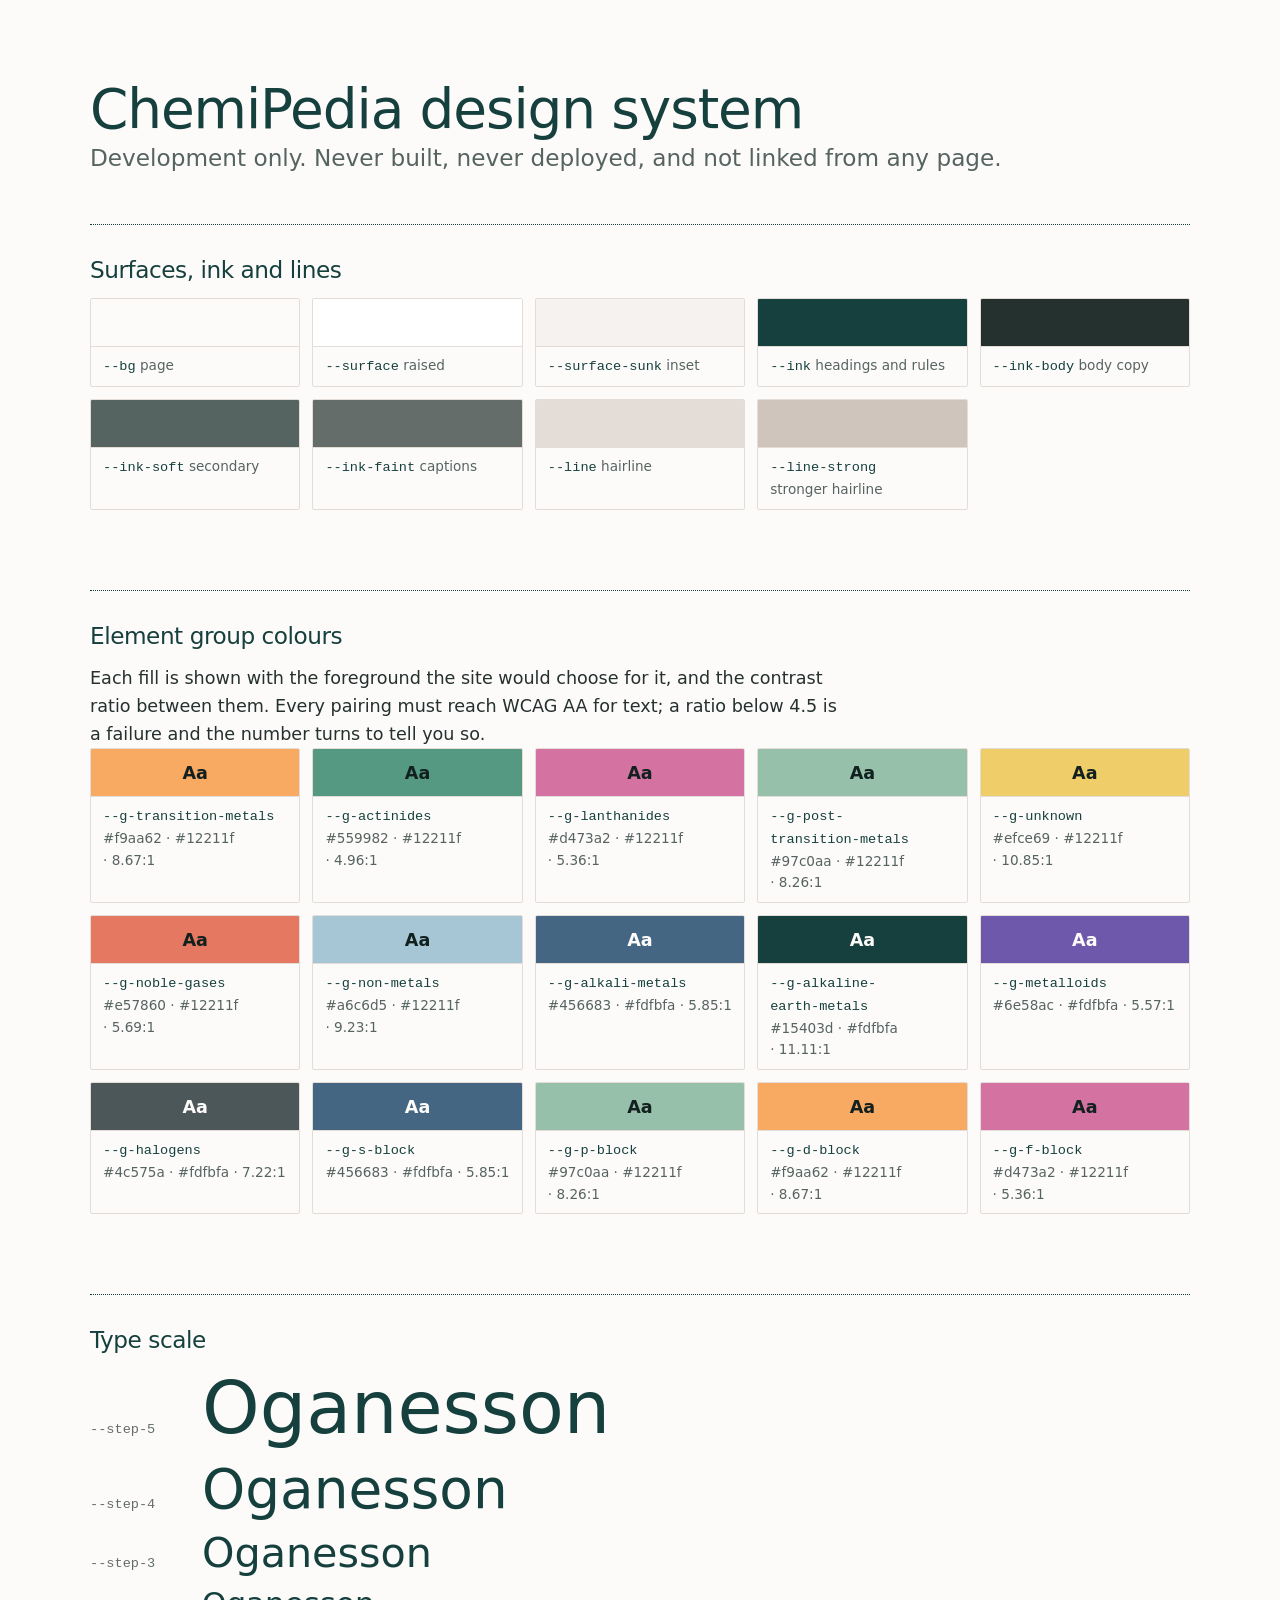
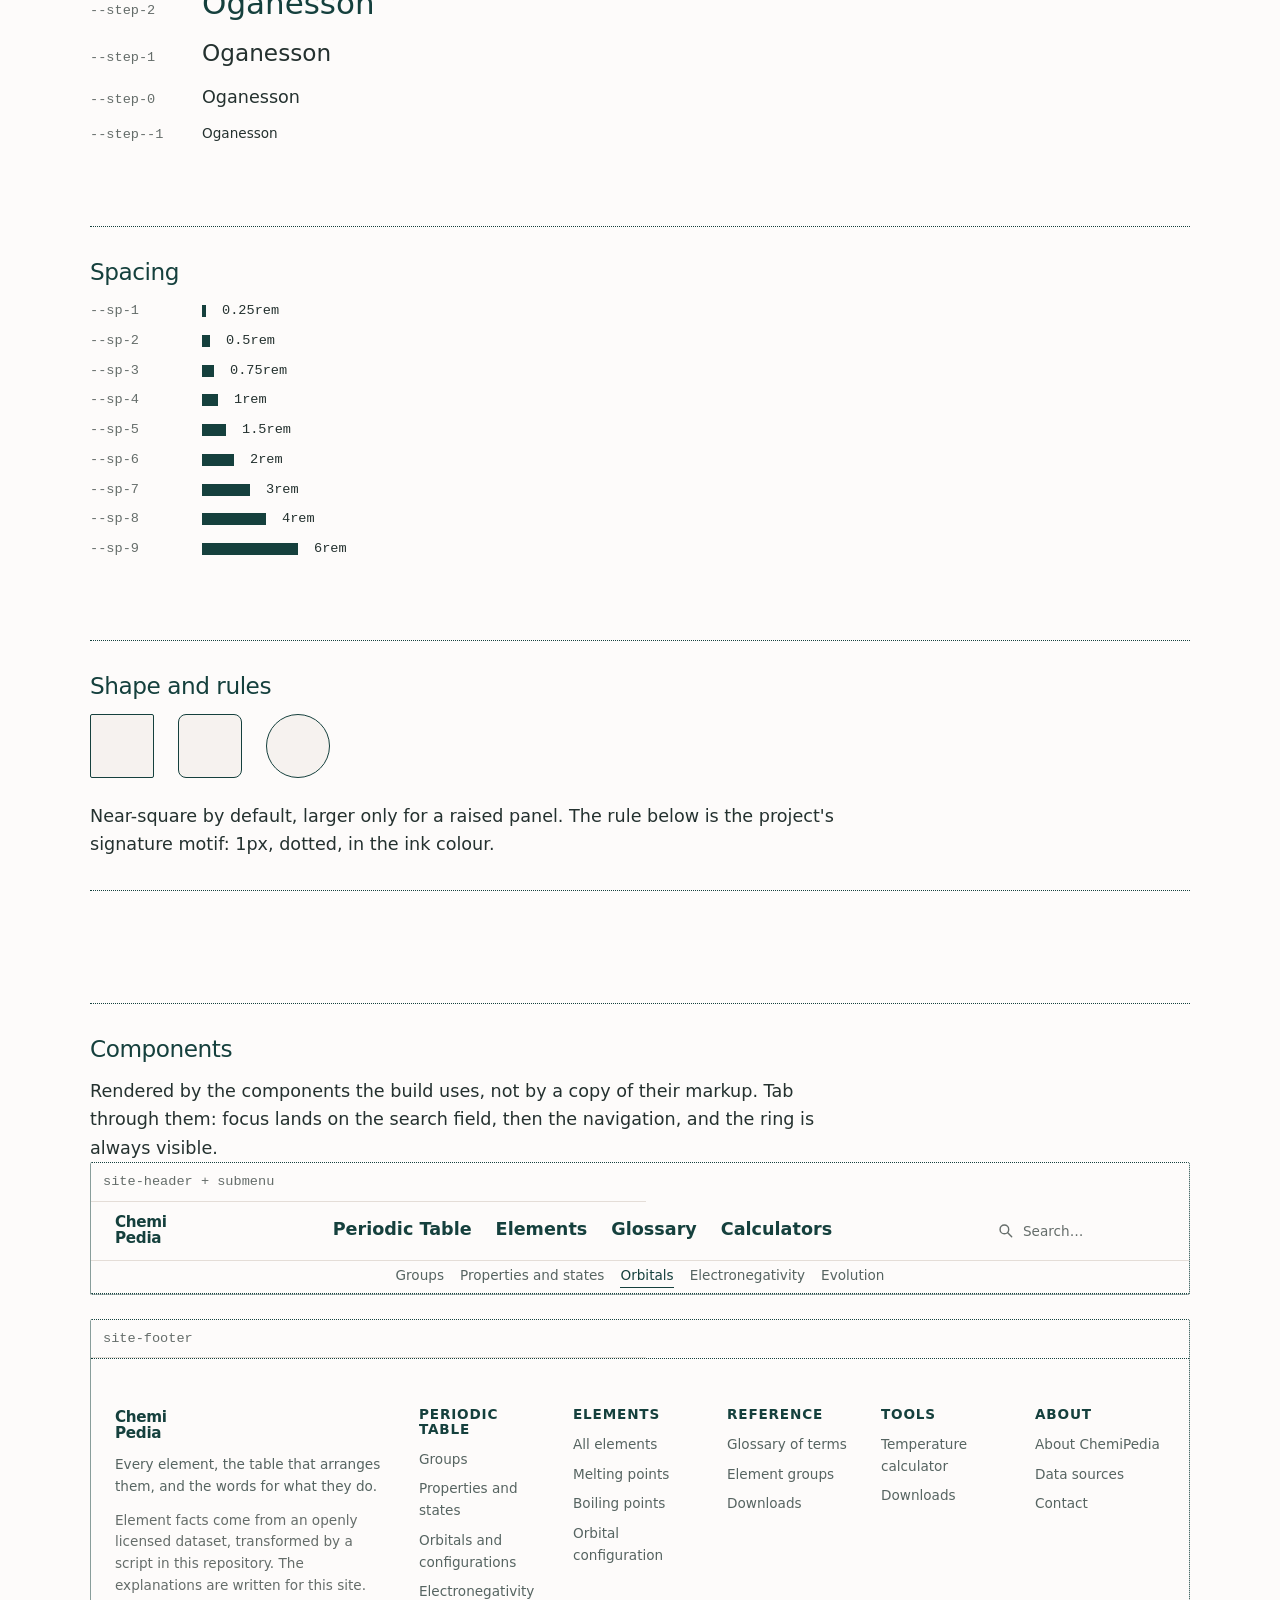
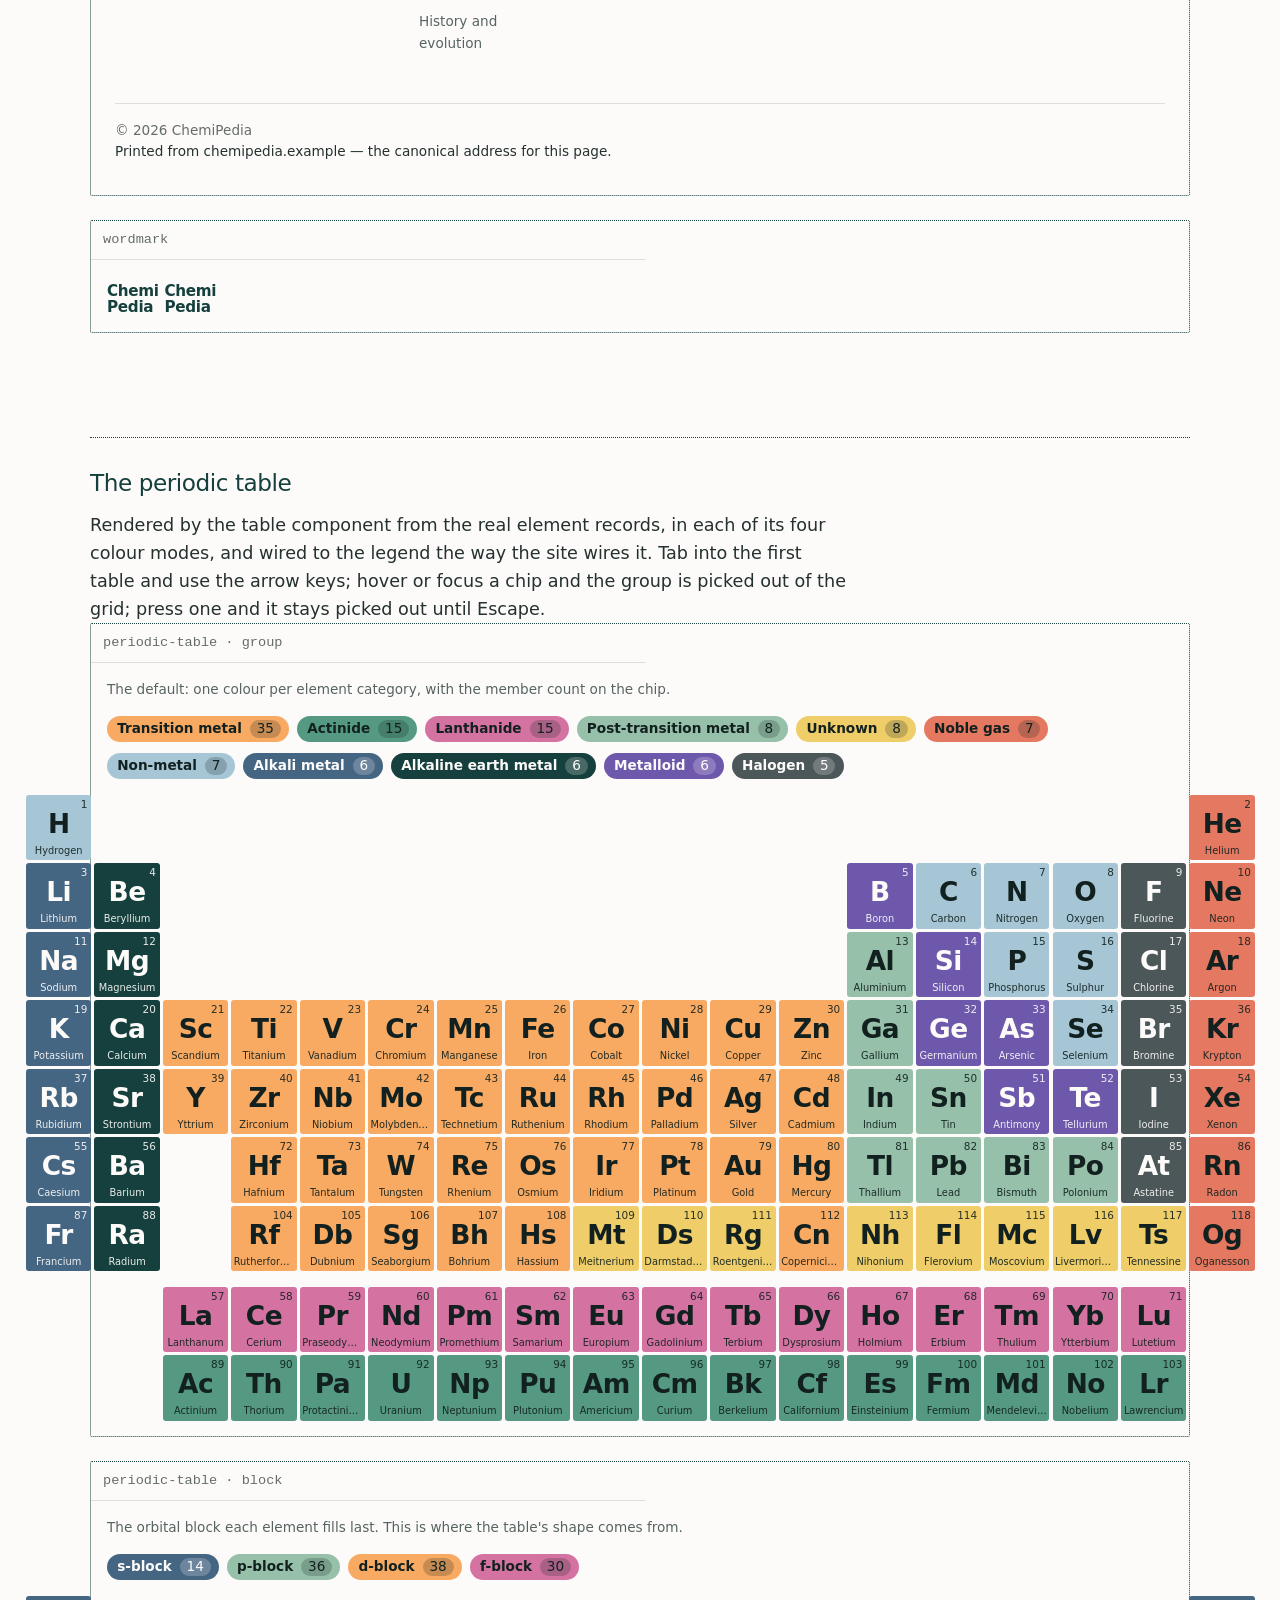
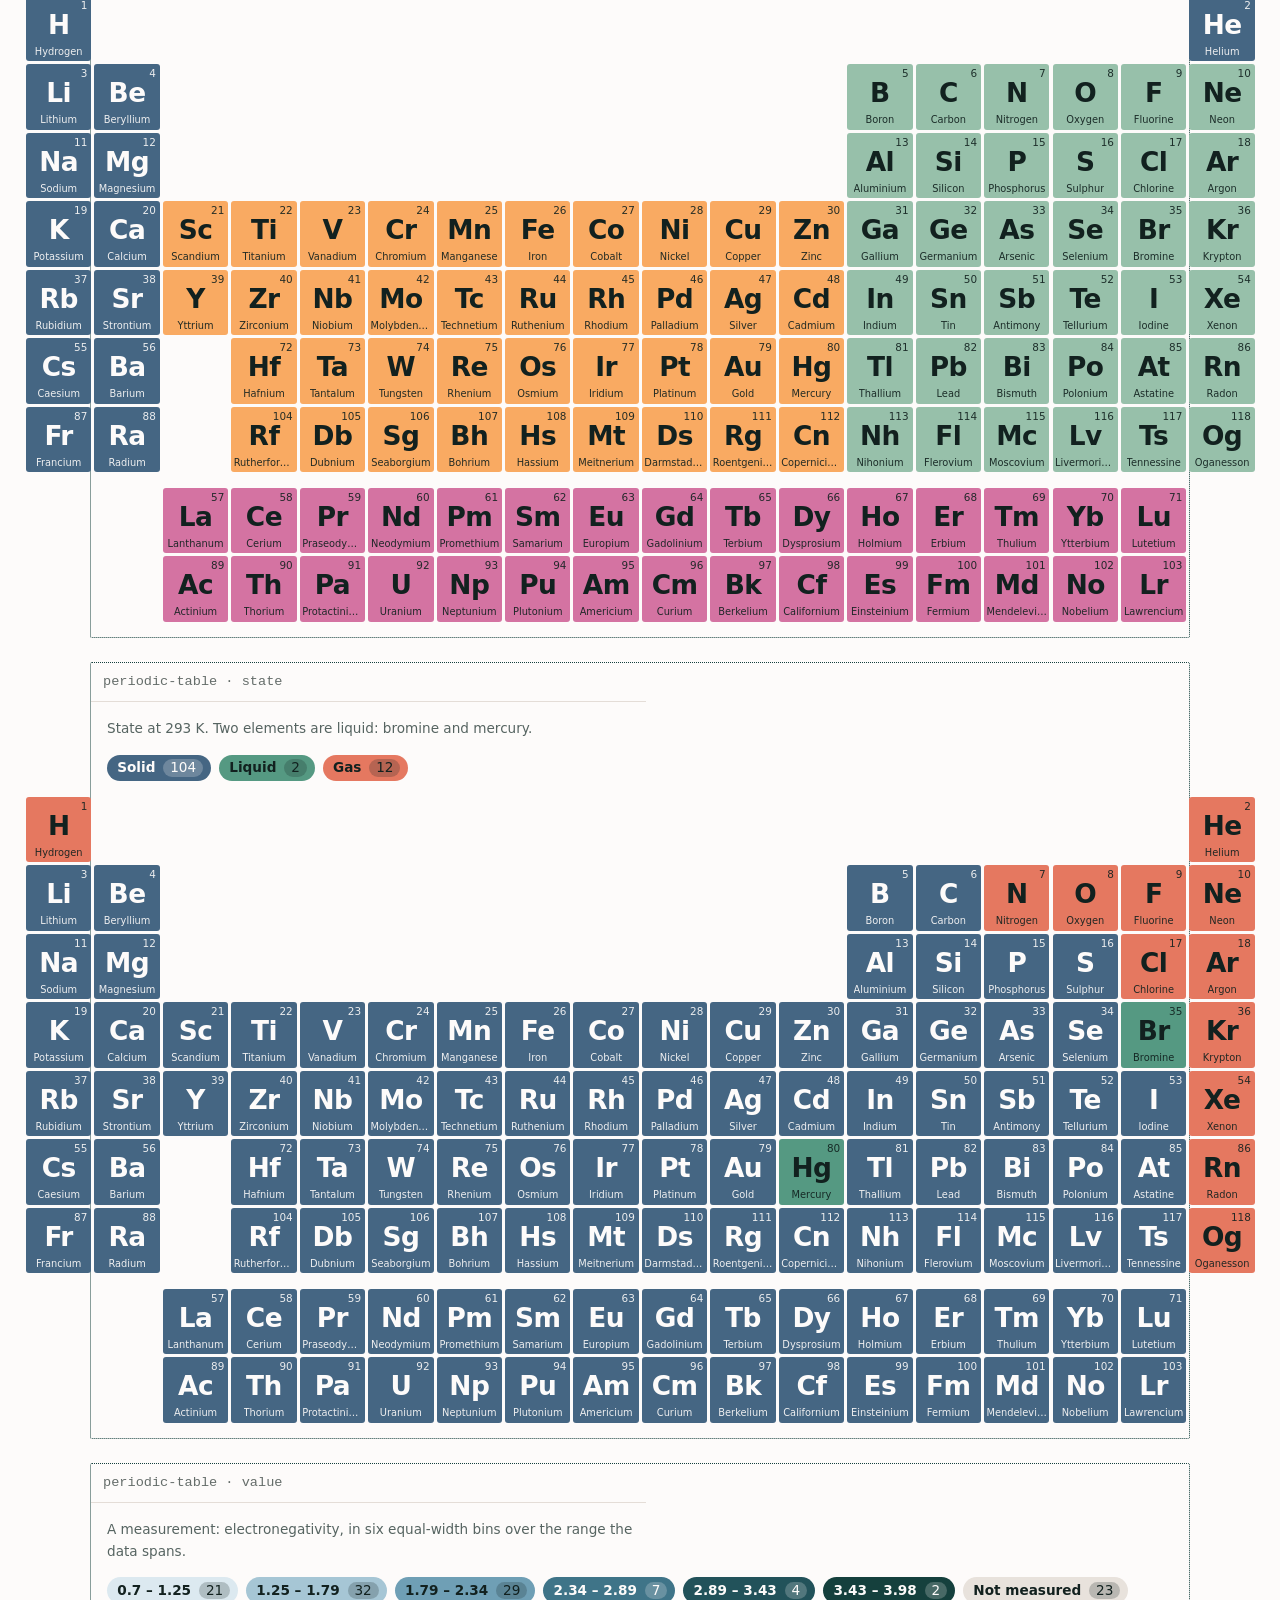
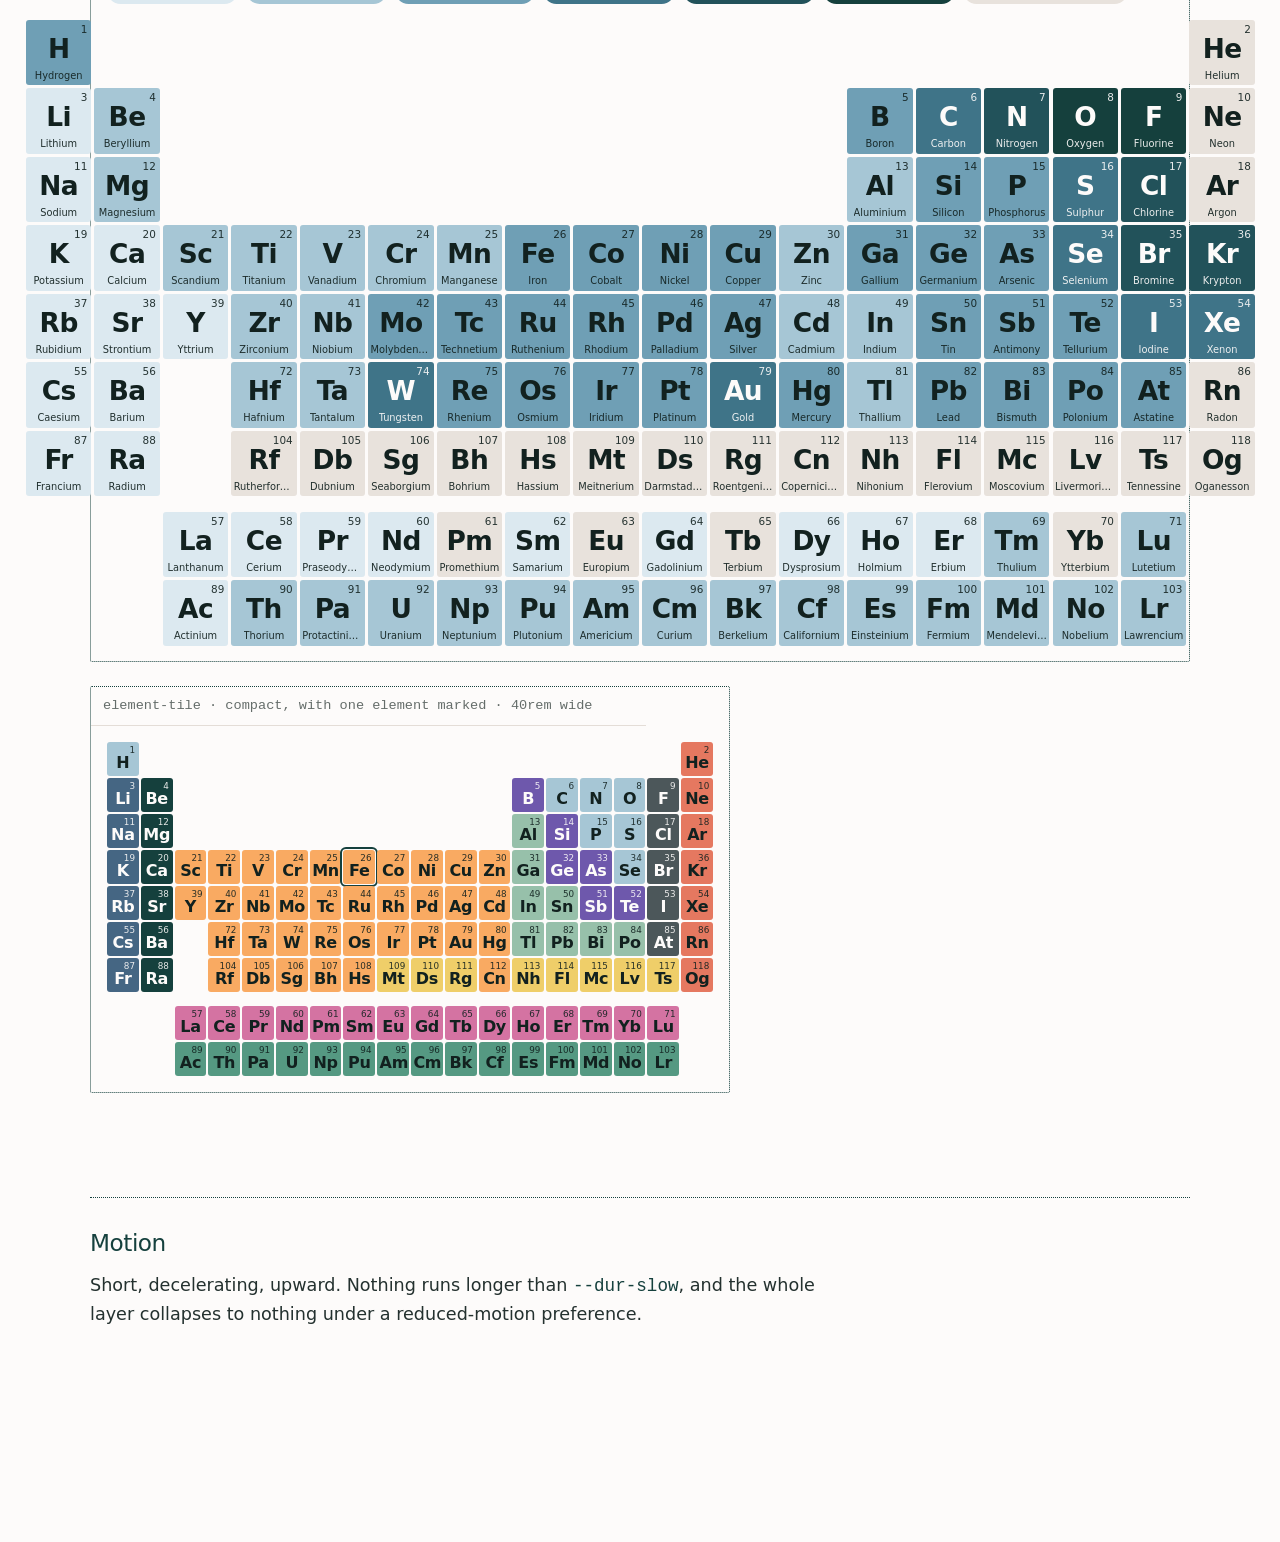
<file: styleguide/index.html>
<!doctype html>
<html lang="en">
<head>
<meta charset="utf-8">
<meta name="viewport" content="width=device-width, initial-scale=1">
<title>ChemiPedia design system</title>
<meta name="robots" content="noindex">

<!--
  The style guide.

  Development only. It is not a route in the manifest and the build never renders it, so it is
  absent from the built output, from the sitemap and from robots.txt. It exists so that the whole
  design language can be seen on one screen, which is the fastest way to notice that a token is
  wrong or a component is inconsistent.

  It links the built stylesheets and imports the real component modules, so what it shows is what
  the site renders rather than a copy that could drift.
-->

<link rel="icon" href="/assets/brand/favicon.svg" type="image/svg+xml">
<link rel="stylesheet" href="/styles/tokens.css">
<link rel="stylesheet" href="/styles/base.css">
<link rel="stylesheet" href="/styles/layout.css">
<link rel="stylesheet" href="/styles/components/wordmark.css">
<link rel="stylesheet" href="/styles/components/search-field.css">
<link rel="stylesheet" href="/styles/components/site-header.css">
<link rel="stylesheet" href="/styles/components/submenu.css">
<link rel="stylesheet" href="/styles/components/site-footer.css">
<link rel="stylesheet" href="/styles/components/element-tile.css">
<link rel="stylesheet" href="/styles/components/legend-chips.css">
<link rel="stylesheet" href="/styles/components/periodic-table.css">

<style>
  /* Style-guide-only layout. Values still come from the token layer. */
  .guide { padding-block: var(--sp-6) var(--sp-9); }
  .guide__note { color: var(--ink-soft); }
  .swatches { display: grid; gap: var(--sp-3); grid-template-columns: repeat(auto-fill, minmax(11rem, 1fr)); }
  .swatch { border: var(--rule-hairline); border-radius: var(--radius); overflow: hidden; }
  .swatch__chip { height: var(--sp-7); border-bottom: var(--rule-hairline); }
  .swatch__meta { padding: var(--sp-2) var(--sp-3); font-size: var(--step--1); color: var(--ink-soft); }
  .swatch__name { color: var(--ink); font-family: var(--font-mono); }
  .scale { list-style: none; padding: 0; display: grid; gap: var(--sp-3); }
  /* Wraps, because the largest step on the scale is wider than a phone's content column. */
  .scale__row { display: flex; flex-wrap: wrap; align-items: baseline; gap: var(--sp-4); }
  .scale__key { flex: none; width: 6rem; font-family: var(--font-mono); font-size: var(--step--1); color: var(--ink-faint); }
  .space { display: grid; gap: var(--sp-2); list-style: none; padding: 0; }
  .space__row { display: flex; align-items: center; gap: var(--sp-4); font-family: var(--font-mono); font-size: var(--step--1); }
  .space__bar { height: var(--sp-3); background: var(--ink); }
  .shape-row { display: flex; gap: var(--sp-5); flex-wrap: wrap; }
  .shape { width: var(--sp-8); height: var(--sp-8); background: var(--surface-sunk); border: var(--rule-solid); }
  .demo { border: var(--rule-dotted); border-radius: var(--radius); overflow: hidden; margin-block-end: var(--sp-5); }
  .demo__label { font-family: var(--font-mono); font-size: var(--step--1); color: var(--ink-faint); padding: var(--sp-2) var(--sp-3); border-bottom: var(--rule-hairline); }
  .guide__section { margin-block-start: var(--sp-7); }
  .demo__body { padding: var(--sp-4); }
  .demo__caption { color: var(--ink-soft); font-size: var(--step--1); margin-block-end: var(--sp-3); }
  .demo__legend { margin-block-end: var(--sp-4); }
  /* The compact table at the width the design reference shows its own at, so the demo is
     representative rather than an artificially cramped one. */
  .demo--mini { max-width: 40rem; }
  /* The table steps outside the content column, so its demo must not clip: `overflow: hidden` here
     would hide the first and last columns and make a correct table look broken. */
  .demo--bleed { overflow: visible; }
</style>
</head>
<body>
<main>
<div class="shell guide">
  <h1>ChemiPedia design system</h1>

  <p class="lead guide__note">
    Development only. Never built, never deployed, and not linked from any page.
  </p>

  <section class="guide__section section">
    <h2 class="section__title">Surfaces, ink and lines</h2>
    <div class="swatches">
      <div class="swatch"><div class="swatch__chip" style="background: var(--bg)"></div><p class="swatch__meta"><span class="swatch__name">--bg</span> page</p></div>
      <div class="swatch"><div class="swatch__chip" style="background: var(--surface)"></div><p class="swatch__meta"><span class="swatch__name">--surface</span> raised</p></div>
      <div class="swatch"><div class="swatch__chip" style="background: var(--surface-sunk)"></div><p class="swatch__meta"><span class="swatch__name">--surface-sunk</span> inset</p></div>
      <div class="swatch"><div class="swatch__chip" style="background: var(--ink)"></div><p class="swatch__meta"><span class="swatch__name">--ink</span> headings and rules</p></div>
      <div class="swatch"><div class="swatch__chip" style="background: var(--ink-body)"></div><p class="swatch__meta"><span class="swatch__name">--ink-body</span> body copy</p></div>
      <div class="swatch"><div class="swatch__chip" style="background: var(--ink-soft)"></div><p class="swatch__meta"><span class="swatch__name">--ink-soft</span> secondary</p></div>
      <div class="swatch"><div class="swatch__chip" style="background: var(--ink-faint)"></div><p class="swatch__meta"><span class="swatch__name">--ink-faint</span> captions</p></div>
      <div class="swatch"><div class="swatch__chip" style="background: var(--line)"></div><p class="swatch__meta"><span class="swatch__name">--line</span> hairline</p></div>
      <div class="swatch"><div class="swatch__chip" style="background: var(--line-strong)"></div><p class="swatch__meta"><span class="swatch__name">--line-strong</span> stronger hairline</p></div>
    </div>
  </section>

  <section class="guide__section section">
    <h2 class="section__title">Element group colours</h2>
    <p>
      Each fill is shown with the foreground the site would choose for it, and the contrast ratio
      between them. Every pairing must reach WCAG AA for text; a ratio below 4.5 is a failure and
      the number turns to tell you so.
    </p>
    <div class="swatches" id="group-colours"></div>
  </section>

  <section class="guide__section section">
    <h2 class="section__title">Type scale</h2>
    <ul class="scale">
      <li class="scale__row"><span class="scale__key">--step-5</span><span style="font-size: var(--step-5); line-height: var(--leading-tight); color: var(--ink)">Oganesson</span></li>
      <li class="scale__row"><span class="scale__key">--step-4</span><span style="font-size: var(--step-4); line-height: var(--leading-tight); color: var(--ink)">Oganesson</span></li>
      <li class="scale__row"><span class="scale__key">--step-3</span><span style="font-size: var(--step-3); line-height: var(--leading-tight); color: var(--ink)">Oganesson</span></li>
      <li class="scale__row"><span class="scale__key">--step-2</span><span style="font-size: var(--step-2); line-height: var(--leading-tight); color: var(--ink)">Oganesson</span></li>
      <li class="scale__row"><span class="scale__key">--step-1</span><span style="font-size: var(--step-1)">Oganesson</span></li>
      <li class="scale__row"><span class="scale__key">--step-0</span><span style="font-size: var(--step-0)">Oganesson</span></li>
      <li class="scale__row"><span class="scale__key">--step--1</span><span style="font-size: var(--step--1)">Oganesson</span></li>
    </ul>
  </section>

  <section class="guide__section section">
    <h2 class="section__title">Spacing</h2>
    <ul class="space">
      <li class="space__row"><span class="scale__key">--sp-1</span><span class="space__bar" style="width: var(--sp-1)"></span>0.25rem</li>
      <li class="space__row"><span class="scale__key">--sp-2</span><span class="space__bar" style="width: var(--sp-2)"></span>0.5rem</li>
      <li class="space__row"><span class="scale__key">--sp-3</span><span class="space__bar" style="width: var(--sp-3)"></span>0.75rem</li>
      <li class="space__row"><span class="scale__key">--sp-4</span><span class="space__bar" style="width: var(--sp-4)"></span>1rem</li>
      <li class="space__row"><span class="scale__key">--sp-5</span><span class="space__bar" style="width: var(--sp-5)"></span>1.5rem</li>
      <li class="space__row"><span class="scale__key">--sp-6</span><span class="space__bar" style="width: var(--sp-6)"></span>2rem</li>
      <li class="space__row"><span class="scale__key">--sp-7</span><span class="space__bar" style="width: var(--sp-7)"></span>3rem</li>
      <li class="space__row"><span class="scale__key">--sp-8</span><span class="space__bar" style="width: var(--sp-8)"></span>4rem</li>
      <li class="space__row"><span class="scale__key">--sp-9</span><span class="space__bar" style="width: var(--sp-9)"></span>6rem</li>
    </ul>
  </section>

  <section class="guide__section section">
    <h2 class="section__title">Shape and rules</h2>
    <div class="shape-row">
      <div class="shape" style="border-radius: var(--radius)"></div>
      <div class="shape" style="border-radius: var(--radius-lg)"></div>
      <div class="shape" style="border-radius: var(--radius-pill)"></div>
    </div>
    <p style="margin-block-start: var(--sp-5)">
      Near-square by default, larger only for a raised panel. The rule below is the project's
      signature motif: 1px, dotted, in the ink colour.
    </p>
    <hr>
  </section>

  <section class="guide__section section">
    <h2 class="section__title">Components</h2>
    <p>
      Rendered by the components the build uses, not by a copy of their markup. Tab through them:
      focus lands on the search field, then the navigation, and the ring is always visible.
    </p>
    <div class="demo">
      <p class="demo__label">site-header + submenu</p>
      <div id="chrome-top"></div>
    </div>
    <div class="demo">
      <p class="demo__label">site-footer</p>
      <div id="chrome-footer"></div>
    </div>
    <div class="demo">
      <p class="demo__label">wordmark</p>
      <p style="padding: var(--sp-4)" id="wordmark-demo"></p>
    </div>
  </section>

  <section class="guide__section section">
    <h2 class="section__title">The periodic table</h2>
    <p>
      Rendered by the table component from the real element records, in each of its four colour
      modes, and wired to the legend the way the site wires it. Tab into the first table and use the
      arrow keys; hover or focus a chip and the group is picked out of the grid; press one and it
      stays picked out until Escape.
    </p>
    <div id="table-modes"></div>
    <div class="demo demo--mini" id="table-mini"></div>
  </section>

  <section class="guide__section section">
    <h2 class="section__title">Motion</h2>
    <p>
      Short, decelerating, upward. Nothing runs longer than <span class="swatch__name">--dur-slow</span>,
      and the whole layer collapses to nothing under a reduced-motion preference.
    </p>
  </section>
</div>
</main>

<script type="module">
import { readableForeground, contrastRatio, meetsAA, AA_TEXT } from "/scripts/lib/contrast.js";
import { submenu as submenuBand } from "/scripts/components/submenu.js";
import { siteFooter } from "/scripts/components/site-footer.js";
import { siteHeader } from "/scripts/components/site-header.js";
import { wordmark } from "/scripts/components/wordmark.js";
import { legendChips } from "/scripts/components/legend-chips.js";
import { periodicTable, wireTable } from "/scripts/components/periodic-table.js";
import { createElementsRepository } from "/scripts/data/elements-repository.js";
import { createCategoriesRepository } from "/scripts/data/categories-repository.js";
import { createColourMode } from "/scripts/lib/colour-modes.js";
import { domainOf, numericScale } from "/scripts/lib/colour-scale.js";
import { footerColumns, isCurrent, primaryNavigation, submenus } from "/scripts/router/navigation.js";
import { routes } from "/scripts/router/routes.js";

  const tokens = getComputedStyle(document.documentElement);
  const groupColours = [...document.styleSheets]
    .flatMap((sheet) => [...sheet.cssRules])
    .filter((rule) => rule.selectorText === ":root")
    .flatMap((rule) => [...rule.style])
    .filter((name) => name.startsWith("--g-"));

  const container = document.querySelector("#group-colours");

  for (const name of groupColours) {
    const fill = tokens.getPropertyValue(name).trim();
    const foreground = readableForeground(fill);
    const ratio = contrastRatio(fill, foreground);
    const passes = meetsAA(ratio);

    const chip = document.createElement("div");
    chip.className = "swatch__chip";
    chip.style.background = `var(${name})`;
    chip.style.color = foreground;
    chip.style.display = "flex";
    chip.style.alignItems = "center";
    chip.style.justifyContent = "center";
    chip.style.fontWeight = "var(--weight-bold)";
    chip.textContent = "Aa";

    const meta = document.createElement("p");
    meta.className = "swatch__meta";
    meta.innerHTML =
      `<span class="swatch__name">${name}</span><br>` +
      `${fill} &middot; ${foreground} &middot; ` +
      `<span style="color: ${passes ? "var(--ink-soft)" : "#000"}">${ratio.toFixed(2)}:1</span>` +
      `${passes ? "" : " below AA"}`;

    const swatch = document.createElement("div");
    swatch.className = "swatch";
    swatch.append(chip, meta);
    container.append(swatch);
  }

  // The chrome, rendered by the same components the build uses, for a page that does not exist so
  // that nothing claims to be the current page except the demonstration submenu item.
  const demoPath = "/periodic-table/orbitals/";

  document.querySelector("#chrome-top").innerHTML =
    siteHeader({ navigation: primaryNavigation(routes), currentPath: demoPath, isCurrent }) +
    submenuBand({ submenu: submenus["table-views"], currentPath: demoPath, isCurrent });

  document.querySelector("#chrome-footer").innerHTML = siteFooter({ columns: footerColumns });
  document.querySelector("#wordmark-demo").innerHTML = wordmark({ link: false }) + " " + wordmark({ link: false, small: true });

  // The table, in each of its four colour modes, from the shipped modules and the real data. This is
  // the only page in the repository where the table engine can be looked at before a page family
  // carries it, which is why it is here rather than left to the first home page that needs it.
  const elements = await createElementsRepository();
  const categories = await createCategoriesRepository();
  const all = elements.all();

  /**
   * A fill and the foreground that reads on it, resolved from the token layer as the page's browser
   * will resolve it — not restated here, and not computed by a second rule.
   */
  function pair(token) {
    const fill = tokens.getPropertyValue(token).trim();

    return { fill, onFill: readableForeground(fill) };
  }

  const ramp = [1, 2, 3, 4, 5, 6].map((step) => pair(`--ramp-${step}`));
  const scale = numericScale({
    domain: domainOf(all, "electronegativity"),
    ramp: ramp.map(({ fill }) => fill),
    unknown: tokens.getPropertyValue("--value-unknown").trim(),
  });
  const bins = scale.bins();

  const modes = [
    {
      title: "group",
      caption: "The default: one colour per element category, with the member count on the chip.",
      mode: createColourMode({
        mode: "group",
        labels: Object.fromEntries(categories.all().map((category) => [category.slug, category.name])),
        paint: (key) => pair(categories.bySlug(key).token),
      }),
    },
    {
      title: "block",
      caption: "The orbital block each element fills last. This is where the table's shape comes from.",
      mode: createColourMode({ mode: "block", paint: (key) => pair(`--g-${key}-block`) }),
    },
    {
      title: "state",
      caption: "State at 293 K. Two elements are liquid: bromine and mercury.",
      mode: createColourMode({ mode: "state", paint: (key) => pair(`--state-${key}`) }),
    },
    {
      title: "value",
      caption: "A measurement: electronegativity, in six equal-width bins over the range the data spans.",
      mode: createColourMode({
        mode: "value",
        field: "electronegativity",
        scale,
        paint: (key) => (key === "unknown" ? scale.colour(null) : bins[Number(key)]),
      }),
    },
  ];

  const modesHost = document.querySelector("#table-modes");

  for (const { title, caption, mode } of modes) {
    const block = document.createElement("div");

    block.className = "demo demo--bleed";
    block.innerHTML =
      `<p class="demo__label">periodic-table &middot; ${title}</p>` +
      `<div class="demo__body">` +
      `<p class="demo__caption">${caption}</p>` +
      `<div class="demo__legend">${legendChips({ entries: mode.keys(all) })}</div>` +
      `${periodicTable({ elements: all, paint: mode.paint })}` +
      `</div>`;

    modesHost.append(block);
    wireTable(block);
  }

  document.querySelector("#table-mini").innerHTML =
    '<p class="demo__label">element-tile &middot; compact, with one element marked &middot; 40rem wide</p>' +
    '<div class="demo__body">' +
    periodicTable({ elements: all, paint: modes[0].mode.paint, variant: "compact", highlighted: "iron" }) +
    "</div>";
</script>
</body>
</html>
</file>
<file: styles/tokens.css>
/* ===========================================================================
   Tokens — every design value in the project.

   This is the only stylesheet that contains a literal colour, size, radius,
   duration or easing. Everything else references these custom properties, so a
   change to the design is a change in one file, and a review can check the
   whole visual language by reading one screen.

   The values are the ones measured from the design reference and recorded in
   workspace/docs/DESIGN_SYSTEM.md and docs/research/01-reference-site-audit.md.
   The reference declares its light palette at the root and switches to a dark
   variant at runtime; we adopt the palette it declares at the root and ship it
   as the only theme (ADR-006).

   One consequence worth stating: the token names are semantic rather than
   descriptive of one palette, and no component reads a literal colour, so a
   second theme would be a second set of values under a root attribute rather
   than a refactor.

   Where the boundary sits: a token is a decision a designer would make and a
   reviewer would want to change in one place — a colour, a size, a rhythm, a
   duration, a corner. Structural idioms that are not design decisions stay
   where they are used: the single pixel of an off-screen box, the half of a
   clip path, the near-zero duration that disables motion for someone who has
   asked for it. Those are not values anyone will want to tune.
   =========================================================================== */

:root {
  /* -------------------------------------------------------------------------
     1. Surfaces and ink — warm paper, pine-green ink.
     ------------------------------------------------------------------------- */
  --bg: #fdfbfa;
  --surface: #ffffff;
  --surface-sunk: #f6f2ef;

  --ink: #15403d; /* brand ink: rules, headings, the dotted motif */
  --ink-body: #24312f; /* body copy */
  /* Secondary text. Darkened from #5d6b68 when --ink-faint had to move for AA: four steps that all
     clear 4.5:1 cannot stay where they were and still be told apart, since the ratios bunch up as
     they approach the threshold. The four steps now sit at 13.09, 11.11, 6.00 and 5.15 on --bg, each
     at least 1.15:1 from the next. */
  --ink-soft: #566461;
  /* Captions, placeholders and tertiary text. This was #8a938f, which measures 3.06:1 on --bg and
     2.84:1 on --surface-sunk — below AA everywhere, and it paints real text in twenty-three places
     across sixteen stylesheets, so a Phase 11 contrast audit found it by arithmetic rather than by
     looking. Darkening it to the lightest same-hue value that clears 4.5:1 on the *worst* surface
     gives 4.78:1 here. The ramp is consequently flatter than a designer would draw it, and that is
     the right way round: de-emphasis belongs in size and weight, never in contrast. */
  --ink-faint: #656d6a;
  --ink-inverse: #fdfbfa; /* text on an ink-coloured surface */

  --line: #e4ddd7;
  --line-strong: #cfc5bc;

  --accent: var(--ink);
  --on-accent: var(--ink-inverse);

  /* -------------------------------------------------------------------------
     2. Element group colours — eleven fixed values, one per category.

     These are load-bearing data, not decoration: they encode which category an
     element belongs to, and they are reused by every surface that shows a
     category. Each one is paired with a foreground that reaches WCAG AA
     against it; the pairing is derived in scripts/lib/contrast.js rather than
     written per component, so there is one rule and one test.
     ------------------------------------------------------------------------- */
  --g-transition-metals: #f9aa62; /* orange */
  --g-actinides: #559982; /* sage */
  --g-lanthanides: #d473a2; /* pink */
  --g-post-transition-metals: #97c0aa; /* pale green */
  --g-unknown: #efce69; /* yellow */
  --g-noble-gases: #e57860; /* coral */
  --g-non-metals: #a6c6d5; /* pale blue */
  --g-alkali-metals: #456683; /* slate blue */
  --g-alkaline-earth-metals: #15403d; /* deep pine */
  --g-metalloids: #6e58ac; /* violet */
  --g-halogens: #4c575a; /* grey blue */

  /* -------------------------------------------------------------------------
     3. Orbital block colours — the alternate table view.
     ------------------------------------------------------------------------- */
  --g-s-block: #456683;
  --g-p-block: #97c0aa;
  --g-d-block: #f9aa62;
  --g-f-block: #d473a2;

  /* -------------------------------------------------------------------------
     3a. State colours, and the ramp a numeric property is shaded along.

     Both sets are fills the table can paint a tile with, so both are tested
     for contrast exactly as the category colours are. They are kept apart
     from the category palette because they answer a different question: a
     category colour *encodes* which group an element is in and is reused on
     group pages, element cards and legends, whereas a state colour and a
     ramp step only ever mean "this element is a gas" and "this element's
     electronegativity falls in this sixth of the range".

     The four state values are the same values the design reference uses for
     its own categories rather than a second palette, and the six ramp steps
     are its numeric scale, recovered from the fills it actually renders.
     Both are recorded in workspace/docs/research/01-reference-site-audit.md
     §3.9.
     ------------------------------------------------------------------------- */
  --state-solid: #456683;
  --state-liquid: #559982;
  --state-gas: #e57860;
  --state-unknown: #efce69;

  /* Six equal-width steps from palest to darkest. The widths are not chosen:
     the scale partitions whatever domain the data actually spans, so the
     legend cannot drift from the table when a value moves the extremes. */
  --ramp-1: #dce9f0;
  --ramp-2: #a6c6d5;
  --ramp-3: #6f9fb5;
  --ramp-4: #3f7488;
  --ramp-5: #22525a;
  --ramp-6: #15403d;

  /* A property the sources do not carry a value for. Deliberately neutral
     rather than the palest ramp step: "not measured" must not read as
     "smallest of all", which is what shading it at step one would say. */
  --value-unknown: #e8e2dc;

  /* The two foregrounds a group fill may take. Which one a given fill uses is
     derived by scripts/lib/contrast.js, which reads the better of the two —
     pale groups take the dark, dark groups take the cream. Those two values
     are repeated in that module because JavaScript cannot read a custom
     property outside the DOM, and a test guards against drift. */
  --on-fill-dark: #12211f;
  --on-fill-light: #fdfbfa;

  /* -------------------------------------------------------------------------
     4. Typography.

     The scale is fluid: every step is a clamp() between a small-screen and a
     large-screen size, so a heading grows with the viewport instead of jumping
     at a breakpoint. Measured against the reference: the primary navigation
     sits on --step-0 and the search field on --step--1.
     ------------------------------------------------------------------------- */
  --font-body: "Inter", "Work Sans", ui-sans-serif, system-ui, "Helvetica Neue", Arial, sans-serif;
  --font-display: var(--font-body);
  --font-mono: ui-monospace, SFMono-Regular, "SF Mono", Menlo, monospace;

  --step--1: clamp(0.79rem, 0.77rem + 0.1vw, 0.85rem);
  --step-0: clamp(1rem, 0.96rem + 0.18vw, 1.1rem);
  --step-1: clamp(1.25rem, 1.18rem + 0.35vw, 1.45rem);
  --step-2: clamp(1.56rem, 1.44rem + 0.62vw, 1.94rem);
  --step-3: clamp(1.95rem, 1.74rem + 1.05vw, 2.58rem);
  --step-4: clamp(2.44rem, 2.08rem + 1.78vw, 3.43rem);
  --step-5: clamp(3.05rem, 2.45rem + 2.98vw, 4.58rem);

  --leading-tight: 1.08; /* display headings */
  --leading-ui: 1.2; /* navigation links, which carry their own padding */
  --leading-body: 1.6;
  --leading-prose: 1.7;
  --measure: 68ch; /* maximum prose width */

  --weight-body: 400;
  --weight-medium: 500;
  --weight-bold: 700;

  /* -------------------------------------------------------------------------
     5. Space, shape and layout.
     ------------------------------------------------------------------------- */
  --sp-1: 0.25rem;
  --sp-2: 0.5rem;
  --sp-3: 0.75rem;
  --sp-4: 1rem;
  --sp-5: 1.5rem;
  --sp-6: 2rem;
  --sp-7: 3rem;
  --sp-8: 4rem;
  --sp-9: 6rem;

  --radius: 2px; /* the default: near-square */
  --radius-lg: 8px; /* raised panels only */
  --radius-pill: 999px;

  --shell: 1100px; /* maximum content width */
  --pad-shell: var(--sp-5); /* horizontal page padding */

  /* Breakpoints: 40rem, 56rem, 72rem. They cannot be custom properties — a
     media query does not resolve var() — so they are recorded here as the one
     place the design states them, and the queries that use them are echoes of
     this line rather than separate decisions. */

  --rule-width: 1px;
  --rule-solid: var(--rule-width) solid var(--ink);
  --rule-dotted: var(--rule-width) dotted var(--ink); /* the signature motif */
  --rule-hairline: var(--rule-width) solid var(--line);

  --shadow-sm: 0 1px 2px #15403d0f;
  --shadow-md: 0 4px 16px #15403d14;

  /* -------------------------------------------------------------------------
     6. Motion.

     Short, decelerating, upward. Nothing bouncy, nothing longer than --dur-slow.
     ------------------------------------------------------------------------- */
  --dur-fast: 0.16s;
  --dur-base: 0.3s;
  --dur-slow: 0.62s;
  --ease-out: cubic-bezier(0.22, 1, 0.36, 1);
  --ease-soft: cubic-bezier(0.33, 1, 0.68, 1);

  --rise: 14px; /* entrance offset */
  --rise-sm: 8px;
  --stagger: 70ms;
  --stagger-sm: 45ms;

  /* -------------------------------------------------------------------------
     7. Chrome.

     The shell — masthead, contextual submenu and footer — has a few measurements
     of its own. They are here rather than in the component stylesheets because
     they are design values, and because the masthead's gap and the submenu's
     band are part of the same visual rhythm as the spacing scale.
     ------------------------------------------------------------------------- */
  --gap-masthead: var(--sp-6); /* between wordmark, navigation and search */
  --gap-nav: var(--sp-5); /* between primary navigation items */
  --gap-submenu: var(--sp-4); /* between contextual submenu items */
  --gap-legend: var(--sp-2); /* between legend chips */
  --pad-submenu: var(--sp-1); /* the band's vertical padding */
  --gap-footer-cols: var(--sp-5); /* between footer columns */
  --gap-footer-rows: var(--sp-2); /* between entries in one footer column */

  --height-masthead: 58px; /* one-row masthead, before its 1px rule */
  --height-submenu: var(--sp-6); /* the band's row, used as a minimum so it keeps its
                                    measured 33px including the rule while still growing
                                    when the items wrap on a narrow screen */
  --width-search: 9rem;
  --width-footer-brand: 17rem; /* the brand block's column in the footer */
  --measure-note: 32ch; /* the short paragraphs beside the footer's columns */

  --underline-active: 2px; /* the active navigation item's rule */
  --wordmark-size: 0.95rem; /* the measured lockup size */
  --wordmark-leading: 1.05;

  /* -------------------------------------------------------------------------
     7b. The table's tile.

     The tile's type is measured against the *table*, not the viewport, because the table is the
     one element of this interface that does not resize with the window: it holds its eighteen
     columns and scrolls sideways instead. A viewport-relative symbol would shrink to nothing on a
     phone while the tile it sits in stayed perfectly legible.

     That is what the `cqw` unit is for — one query container on the table's wrapper, and these three
     sizes resolve against it. Each is a clamp, so the tile still has a floor and a ceiling: the
     floor is what keeps a two-letter symbol readable when the table is scrolled to its narrowest,
     and the ceiling is what stops the tile growing past the point where the name is the widest thing
     in it. The measured values are the design reference's, which is where the geometry came from.
     ------------------------------------------------------------------------- */
  --tile-size-number: clamp(0.55rem, 0.85cqw, 0.95rem);
  --tile-size-symbol: clamp(1rem, 2.15cqw, 2.2rem);
  --tile-size-name: clamp(0.5rem, 0.8cqw, 0.88rem);

  --tile-radius: 3px;
  --tile-pad-block: 0.25rem;
  --tile-pad-inline: 0.15rem;
  --tile-number-gap: 0.15em; /* the number's inset from the tile's right edge */
  --tile-opacity-number: 0.9;
  --tile-opacity-name: 0.92;

  /* Hover and focus lift a tile a little and grow it slightly, so the tile under the pointer is
     unambiguous without a border the design does not otherwise use. */
  --tile-lift: -2px;
  --tile-grow: 1.04;
  --tile-shadow: var(--shadow-md);
  --tile-focus-width: 2.5px;
  --tile-focus-offset: 1px;

  /* -------------------------------------------------------------------------
     7c. The legend chip.

     The chip's padding is measured in `em` rather than `rem` on purpose: the chip carries its own
     font size, and padding that did not scale with it would look wrong at every size the chip is
     ever rendered at. It is inset more on the leading edge than the trailing one, because the
     label starts at that edge and the count ends at the other.

     The count's wash is a mix of the chip's own foreground rather than a second colour, which is
     what lets one rule sit on all eleven category fills, four state fills and six ramp steps.
     ------------------------------------------------------------------------- */
  --chip-pad-block: 0.32em;
  --chip-pad-inline-start: 0.75em;
  --chip-pad-inline-end: 0.6em;
  --chip-count-pad-inline: 0.5em;
  --chip-count-wash: 22%;
  --chip-lift: -1px;

  /* -------------------------------------------------------------------------
     7e. The find-an-element field.

     One field, a button and a list of results, so the measurements are few.
     The field's height is set rather than inherited because it is the one control on the site that
     has to be usable on a phone with a thumb rather than a mouse, and its hit area should not depend
     on the line-height of the type inside it.
     ------------------------------------------------------------------------- */
  --height-field: 2.75rem;
  --gap-find: var(--sp-2);
  --width-find-button: 5.5rem;
  --width-find: 30rem; /* the field, and the results under it */
  --width-find-panel: 40rem; /* the sunken panel that holds both */
  --pad-find-result: var(--sp-2) var(--sp-3);

  /* -------------------------------------------------------------------------
     7f. The element page's hero tile.

     The largest thing the group colour is ever used for, and the only place it is
     a field rather than a tint. Its symbol is set larger than any other type on the
     site, so the step is a token rather than a literal.
     ------------------------------------------------------------------------- */
  --hero-tile-size: 7.5rem;
  --hero-tile-symbol: 4.25rem;

  /* The element page's two columns and the width of one sibling tile. The measurements column is
     narrower than the reading one because a figure in a column only needs to be as wide as the
     longest number in it, and giving it half the page would make the prose the harder column. */
  --width-measurements: 22rem;
  --width-mini-table: 40rem;
  --basis-prose: 16rem;
  --min-sibling-tile: 4.5rem;

  /* -------------------------------------------------------------------------
     7g. The index card.

     The card is the one place a tile sits beside text rather than in a grid, so its size is its own
     token rather than the table's. It matches the reference's 52px, which is the smallest a tile
     still reads at: below about 44px the symbol and the number in its corner start to collide.
     ------------------------------------------------------------------------- */
  --card-tile-size: 3.25rem;
  --gap-cards: var(--sp-4);
  --pad-card: var(--sp-3);

  /* -------------------------------------------------------------------------
     7h. The ranking bar.

     A wash of the page ink rather than of the element's group colour. The group colour would be true
     and irrelevant — it would decorate a temperature as though the temperature were a property of the
     category — and eleven different washes would make a column of bars look like a column of
     categories. One wash, so the only thing that varies down the column is the length.
     ------------------------------------------------------------------------- */
  --wash-rank-bar: color-mix(in srgb, var(--ink) 12%, transparent);
  /* How wide the figure column is, which is how long the longest bar is. A bar that can stretch to
     the width of a table column is a wall, and the point of the bar is that its length is comparable
     down the column — so the column is given a width rather than being left to the table. */
  --width-rank-figure: 20rem;

  /* The floor width of a ranking table. Below this its figures cannot be read side by side, so the
     table keeps this width and the wrapper around it scrolls — which is the answer the periodic table
     already gives when its content is wider than a phone. */
  --width-rank-table: 34rem;

  /* -------------------------------------------------------------------------
     7i. The evolution timeline.

     Two fixed columns for the two things a reader scans a decade row for — the decade and how many
     elements arrived in it — with the names taking whatever is left over.
     ------------------------------------------------------------------------- */
  --width-timeline-decade: 5rem;
  --width-timeline-count: 3rem;

  /* The shell diagram is a fixed size whatever the element, because a diagram that grew with the     electron count would move every time the page changed and the reader would re-find it. At 10rem
     the outermost ring and its electrons are large enough to count, which is the only thing the
     figure is for. */
  --shell-diagram-size: 10rem;

  /* -------------------------------------------------------------------------
     7d. The table's grid.

     The gap between tiles is measured against the *table*, not the window, for the reason the tile's
     type is: the table keeps its eighteen columns at every width and scrolls instead of reflowing,
     so a gap measured in `vw` would stay the same size while the tiles it separates shrank — and at
     the narrowest scroll position the gap would be wider than the tile.

     The grid declares row 8 as a gap row of its own rather than leaving it empty. That is a property
     of the grid's shape rather than a consequence of no element having been assigned to row 8, which
     is the difference between the separation being designed and it being an accident that a future
     data change could remove.

     The narrow-screen floor is the width below which the tiles stop being legible at all. It is not a
     breakpoint: the grid is allowed to exceed it and the wrapper is allowed to scroll.
     ------------------------------------------------------------------------- */
  --gap-table: clamp(1px, 0.25cqw, 4px);
  /* The compact variant is a small diagram, and a container-relative gap on a small grid is a gap
     that eats it. A fixed 2px is what keeps its tiles big enough to read as tiles. */
  --gap-table-compact: 2px;
  --ptable-gap-row: 0.6rem;
  --ptable-min-width: 51.25rem; /* 820px: the width the tiles stay readable at */
  --ptable-min-width-narrow: 43.75rem; /* 700px, once the names have gone */
  --ptable-bleed-pad: var(--sp-4);
  /* Above the narrow-screen breakpoint the table steps outside the content column and takes almost
     the whole window, because it is the page's subject and a periodic table squeezed to a text
     measure truncates names the reference shows in full. Capped at a width the design settles at,
     and never wider than the window itself, so nothing can be clipped by it. */
  --ptable-width: min(96vw, 1520px);
  /* Full bleed means exactly the viewport, which is not a designed width so much as the edge of the
     paper. It is a token so that the stylesheet stays free of size literals and so the one place
     that has to know the viewport's width is a place with a name. */
  --bleed-viewport: 100vw;
  /* The opaque end of a mask gradient. A mask reads its colour's alpha and nothing else, so this is
     black purely to mean "fully visible" — it is named for that, not for a hue. */
  --mask-opaque: #000;

  /* What an isolated table pushes back. Enough to read as "not this one" at a glance, not so much
     that a tile disappears while a pointer is finding it. */
  --ptable-dim-opacity: 0.22;
  --ptable-dim-saturate: 0.35;
  /* Display type is set slightly closed. Measured from the reference, where a
     54.88px heading carries -1.0976px of tracking, which is this ratio. */
  --tracking-tight: -0.02em;
  --tracking-heading: 0.06em; /* the small-caps footer headings */
  --code-scale: 0.92em;
  --underline-offset: 0.18em;

  --focus-width: 2px;
  --focus-offset: 2px;
  --focus-color: var(--ink);
}
</file>
<file: styles/base.css>
/* ===========================================================================
   Base — the reset and the element defaults every page inherits.

   Nothing here is a component. This layer decides what an unstyled <h2>, <p>,
   <a> or <code> looks like, so that a page template never has to restate it and
   two pages cannot disagree about it.

   Every value comes from tokens.css.
   =========================================================================== */

*,
*::before,
*::after {
  box-sizing: border-box;
}

* {
  margin: 0;
}

html {
  -webkit-text-size-adjust: 100%;
  text-size-adjust: 100%;
  scroll-behavior: smooth;
}

body {
  background: var(--bg);
  color: var(--ink-body);
  font-family: var(--font-body);
  font-size: var(--step-0);
  font-weight: var(--weight-body);
  line-height: var(--leading-body);
  font-synthesis: none;
  text-rendering: optimizeLegibility;
  -webkit-font-smoothing: antialiased;
  min-height: 100vh;
}

/* ---------------------------------------------------------------------------
   Typography defaults.

   Headings take the ink colour, the tight leading, slightly closed tracking,
   and the body weight. That last one is worth stating because it is the
   opposite of the reflex: the design sets its largest type in the regular
   weight, so a hero carries its size rather than its heaviness. Measured from
   the reference, where a 54.88px heading is set at weight 400 with -0.02em of
   tracking, and where a section heading is the same.
   --------------------------------------------------------------------------- */
h1,
h2,
h3,
h4 {
  color: var(--ink);
  font-family: var(--font-display);
  font-weight: var(--weight-body);
  letter-spacing: var(--tracking-tight);
  line-height: var(--leading-tight);
  text-wrap: balance;
}

h1 {
  font-size: var(--step-4);
}

h2 {
  font-size: var(--step-2);
}

h3 {
  font-size: var(--step-1);
}

h4 {
  font-size: var(--step-0);
}

p,
li {
  text-wrap: pretty;
}

p {
  max-width: var(--measure);
}

ul,
ol {
  padding-left: var(--sp-5);
}

code,
kbd,
samp {
  font-family: var(--font-mono);
  font-size: 0.92em;
  color: var(--ink);
}

hr {
  border: 0;
  border-top: var(--rule-dotted);
  margin-block: var(--sp-6);
}

img,
svg,
video {
  max-width: 100%;
}

img,
video {
  height: auto;
}

/* ---------------------------------------------------------------------------
   Links.

   Underlined by default, because colour alone must not be the only signal that
   something is a link. The offset keeps the rule clear of descenders.
   --------------------------------------------------------------------------- */
a {
  color: var(--ink);
  text-decoration-line: underline;
  text-decoration-thickness: from-font;
  text-underline-offset: 0.18em;
  transition: color var(--dur-fast) var(--ease-out);
}

a:hover {
  color: var(--ink-soft);
}

/* ---------------------------------------------------------------------------
   Focus.

   One ring, always visible, never removed without an equal replacement. It is
   drawn as an outline so that it follows the element's own radius and does not
   change layout.
   --------------------------------------------------------------------------- */
:focus-visible {
  outline: var(--focus-width) solid var(--focus-color);
  outline-offset: var(--focus-offset);
}

::selection {
  background: var(--ink);
  color: var(--ink-inverse);
}

/* ---------------------------------------------------------------------------
   Accessibility helpers.
   --------------------------------------------------------------------------- */

/* Present for assistive technology only. Used for form labels that are
   conveyed visually by an icon or by the surrounding layout. */
.visually-hidden {
  position: absolute !important;
  width: 1px !important;
  height: 1px !important;
  padding: 0 !important;
  margin: -1px !important;
  overflow: hidden !important;
  clip-path: inset(50%) !important;
  white-space: nowrap !important;
  border: 0 !important;
}

/* Keyboard users get out of the chrome in one keystroke. It is moved off the
   viewport rather than hidden, so it becomes visible and focusable on tab. */
.skip-link {
  position: absolute;
  top: 0;
  left: -9999px;
  z-index: 100;
  padding: var(--sp-3) var(--sp-4);
  background: var(--ink);
  color: var(--ink-inverse);
  font-size: var(--step-0);
  font-weight: var(--weight-bold);
  text-decoration: none;
}

.skip-link:focus {
  left: 0;
}

/* ---------------------------------------------------------------------------
   Reduced motion.

   Mandatory, not optional: some people are made ill by movement. This block is
   one of the two places in the project where !important is allowed.
   --------------------------------------------------------------------------- */
@media (prefers-reduced-motion: reduce) {
  *,
  *::before,
  *::after {
    animation-duration: 0.01ms !important;
    animation-iteration-count: 1 !important;
    transition-duration: 0.01ms !important;
    scroll-behavior: auto !important;
  }
}
</file>
<file: styles/layout.css>
/* ===========================================================================
   Layout — the primitives every page is assembled from.

   Three ideas, and nothing else:

     .shell   the page's single content column, capped at --shell and centred,
              with the horizontal padding that keeps text off the screen edge
     rules    the 1px dotted ink rule is the signature motif; sections and
              panels are separated by it rather than by whitespace alone
     .stack   vertical rhythm, so a page never invents its own margins

   A page template uses these; it does not define its own widths or spacing.
   =========================================================================== */

/* ---------------------------------------------------------------------------
   The shell.

   Width is `viewport - 2 x padding`, capped at --shell. That single line gives
   the page its behaviour at every size: full width with breathing room on a
   phone, a fixed comfortable column on a desktop, no breakpoints involved.
   --------------------------------------------------------------------------- */
.shell {
  width: min(100% - (2 * var(--pad-shell)), var(--shell));
  margin-inline: auto;
}

/* The page body, between the submenu band and the footer. */
main {
  display: block;
  padding-block: var(--sp-7) var(--sp-9);
}

/* ---------------------------------------------------------------------------
   Sections.
   --------------------------------------------------------------------------- */
.section {
  border-top: var(--rule-dotted);
  padding-block: var(--sp-6);
}

.section:first-child {
  border-top: 0;
  padding-block-start: 0;
}

.section__title {
  font-size: var(--step-1);
  margin-block-end: var(--sp-4);
}

/* The dotted rule as a standalone separator, for pages that need one without
   a section's padding. */
.rule-dotted {
  border-top: var(--rule-dotted);
}

.rule-solid {
  border-top: var(--rule-solid);
}

/* ---------------------------------------------------------------------------
   Vertical rhythm.

   `.stack` gives every child except the first a top margin, which is what makes
   a page of prose look deliberate rather than accumulated. The wider variant is
   for a page whose top-level blocks are sections rather than paragraphs.
   --------------------------------------------------------------------------- */
.stack > * + * {
  margin-block-start: var(--sp-4);
}

.stack--lg > * + * {
  margin-block-start: var(--sp-6);
}

/* A row that wraps, for chips, labels and short links. */
.cluster {
  display: flex;
  flex-wrap: wrap;
  align-items: center;
  gap: var(--sp-3);
}

/* Prose is limited by the measure, never by the viewport: a line of body text
   past about 70 characters is where reading starts to hurt. */
.prose {
  max-width: var(--measure);
}

.prose > * + * {
  margin-block-start: var(--sp-4);
}

/* A lead paragraph, one step larger than body copy. */
.lead {
  font-size: var(--step-1);
  line-height: var(--leading-body);
  color: var(--ink);
}

/* ---------------------------------------------------------------------------
   Page heading block.

   Most page families open the same way: a heading and a line of context, then a
   dotted rule before the content. Defining it once is what stops eight page
   stylesheets from each inventing their own version.
   --------------------------------------------------------------------------- */
.page-head {
  padding-block-end: var(--sp-5);
  border-bottom: var(--rule-dotted);
  margin-block-end: var(--sp-6);
}

.page-head .lead {
  margin-block-start: var(--sp-3);
  color: var(--ink-soft);
}
</file>
<file: styles/components/wordmark.css>
/* The wordmark: a stacked lockup in a tall, narrow box.

   Two lines, tight leading, slightly closed tracking. `display: grid` puts the
   two spans on their own lines without a line break in the markup, so the box
   has a predictable width and the accessible name stays one word.

   Nothing else in the project styles .wordmark. */

.wordmark {
  display: inline-grid;
  font-family: var(--font-display);
  font-size: var(--wordmark-size);
  font-weight: var(--weight-bold);
  line-height: var(--wordmark-leading);
  letter-spacing: var(--tracking-tight);
  color: var(--ink);
  text-decoration: none;
}

.wordmark span {
  display: block;
}

/* The footer repeats the lockup at the same size, as plain text. */
.wordmark--sm {
  margin: 0;
}

a.wordmark:hover {
  color: var(--ink);
  text-decoration: none;
}
</file>
<file: styles/components/search-field.css>
/* The search field.

   The design is deliberately bare: an icon, a placeholder and no box. What
   makes it findable is the focus ring, which every interactive element in the
   project draws, rather than a border that would add a second kind of edge to
   the masthead.

   The field is pushed to the end of the masthead row by its own auto margin. */

.search-field {
  display: flex;
  align-items: center;
  gap: var(--sp-2);
  margin-inline-start: auto;
}

.search-field__icon {
  flex: none;
  color: var(--ink-faint);
  transition: color var(--dur-fast) var(--ease-out);
}

.search-field__input {
  width: var(--width-search);
  padding-block: var(--sp-1);
  font-family: var(--font-body);
  font-size: var(--step--1);
  color: var(--ink);
  background: transparent;
  border: 0;
  appearance: none;
}

.search-field__input::placeholder {
  color: var(--ink-faint);
  opacity: 1;
}

.search-field:focus-within .search-field__icon {
  color: var(--ink);
}
</file>
<file: styles/components/site-header.css>
/* The masthead.

   One row on a wide screen: the lockup, the primary navigation, the search
   field. The navigation and the search each carry an auto margin, so the free
   space is split between them and the navigation settles in the middle of the
   band rather than hugging the lockup.

   On a narrow screen the row wraps instead of collapsing into a menu. Nothing
   is hidden, which means nothing has to be discovered, and a keyboard user has
   the same navigation available as anyone else. The search field moves to its
   own line, and the 32px gap becomes the row gap.

   It sticks to the top on scroll because the navigation is the way back to
   everything else, and the page below it can be very long. */

.masthead {
  position: sticky;
  top: 0;
  z-index: 20;
  background: var(--bg);
  border-bottom: var(--rule-hairline);
}

.masthead__inner {
  display: flex;
  flex-wrap: wrap;
  align-items: center;
  gap: var(--gap-masthead);
  min-height: var(--height-masthead);
}

.masthead__nav {
  margin-inline-start: auto;
}

.masthead__nav ul {
  display: flex;
  flex-wrap: wrap;
  gap: var(--gap-nav);
  margin: 0;
  padding: 0;
  list-style: none;
}

.masthead__link {
  display: inline-block;
  padding-block: var(--sp-2);
  /* Tighter than body copy: a navigation link carries its own padding, so the
     leading it would inherit from the page only makes the masthead taller. */
  line-height: var(--leading-ui);
  font-size: var(--step-0);
  font-weight: var(--weight-bold);
  color: var(--ink);
  text-decoration: none;
  /* The rule is always there, and transparent until the link is the current
     page: a border that appears would shift the label by its own width. */
  border-bottom: var(--underline-active) solid transparent;
  transition: color var(--dur-fast) var(--ease-out);
}

.masthead__link:hover {
  color: var(--ink-soft);
}

.masthead__link[aria-current="page"] {
  border-bottom-color: currentColor;
}
</file>
<file: styles/components/submenu.css>
/* The contextual submenu band.

   Centred small links on a band of their own, closed by the project's
   signature motif: a 1px dotted rule in the ink colour, spanning the viewport
   while the items stay inside the content column. That contrast between the
   full-width rule and the contained items is what makes the band read as a
   band.

   The current page is marked with aria-current, so the underline is drawn from
   a semantic fact rather than from a class that has to be maintained. */

.submenu {
  background: var(--bg);
  border-bottom: var(--rule-dotted);
}

.submenu__inner {
  display: flex;
  flex-wrap: wrap;
  align-items: center;
  justify-content: center;
  gap: var(--gap-submenu);
  padding-block: var(--pad-submenu);
  /* The band has a row height of its own rather than taking the height of its
     tallest item, which is what the reference measures: 33px including the
     dotted rule. It is a minimum and not a fixed height because the items wrap
     to two rows on a narrow screen, and a fixed height would clip the second. */
  min-height: var(--height-submenu);
}

.submenu__label {
  font-size: var(--step--1);
  color: var(--ink);
}

.submenu__item {
  font-size: var(--step--1);
  color: var(--ink-soft);
  text-decoration: none;
  border-bottom: var(--rule-width) solid transparent;
  transition: color var(--dur-fast) var(--ease-out);
}

.submenu__item:hover {
  color: var(--ink);
}

.submenu__item[aria-current="page"] {
  color: var(--ink);
  border-bottom-color: currentColor;
}
</file>
<file: styles/components/site-footer.css>
/* The footer.

   Two blocks on a wide screen: the identity and its note on the left, the five
   link columns on the right. Below the first breakpoint the two stack, because
   five columns of links cannot be read in 320 pixels and shrinking them is not
   an option.

   The columns go from two to three to five across the breakpoints rather than
   wrapping arbitrarily, so no column is ever wide enough to look empty or
   narrow enough to wrap every entry. */

.footer {
  border-top: var(--rule-dotted);
  padding-block: var(--sp-7) var(--sp-6);
  font-size: var(--step--1);
}

.footer__inner {
  display: grid;
  gap: var(--gap-masthead);
  grid-template-columns: 1fr;
}

@media (min-width: 56rem) {
  .footer__inner {
    grid-template-columns: var(--width-footer-brand) 1fr;
    align-items: start;
  }
}

.footer__tagline {
  max-width: var(--measure-note);
  margin-block-start: var(--sp-3);
  color: var(--ink-soft);
  line-height: var(--leading-body);
}

.footer__note {
  max-width: var(--measure-note);
  margin-block-start: var(--sp-3);
  color: var(--ink-faint);
  line-height: var(--leading-body);
}

.footer__cols {
  display: grid;
  grid-template-columns: repeat(2, minmax(0, 1fr));
  gap: var(--gap-footer-cols);
}

@media (min-width: 40rem) {
  .footer__cols {
    grid-template-columns: repeat(3, minmax(0, 1fr));
  }
}

@media (min-width: 56rem) {
  .footer__cols {
    grid-template-columns: repeat(5, minmax(0, 1fr));
  }
}

.footer__heading {
  font-size: var(--step--1);
  font-weight: var(--weight-bold);
  letter-spacing: var(--tracking-heading);
  text-transform: uppercase;
  color: var(--ink);
  margin-block-end: var(--sp-3);
}

.footer__list {
  display: grid;
  gap: var(--gap-footer-rows);
  margin: 0;
  padding: 0;
  list-style: none;
}

/* The links are in a list with an 8px gap, and each one adds its own 8px of
   vertical padding. That is what gives the column its airiness, and it is also
   what makes each link a comfortable target for a finger rather than a word to
   be aimed at. */
.footer__list a {
  padding-block: var(--sp-2);
  color: var(--ink-soft);
  text-decoration: none;
  transition: color var(--dur-fast) var(--ease-out);
}

.footer__list a:hover {
  color: var(--ink);
  text-decoration: underline;
}

.footer__base {
  border-top: var(--rule-hairline);
  margin-block-start: var(--sp-7);
  padding-block-start: var(--sp-4);
}

.footer__copyright {
  color: var(--ink-faint);
}
</file>
<file: styles/components/element-tile.css>
/* The element tile.

   One square of the periodic table: atomic number top right, symbol centred, name beneath.

   Two things about it are not obvious and both matter.

   The tile is square because of `aspect-ratio: 1`, not because of a height. Nothing declares how
   tall it is, so it is exactly as tall as it is wide at every width the table can take, and the
   whole table's geometry comes from one line in the grid's own stylesheet.

   The type inside is measured against the table, not the window, because the table is the one part
   of this interface that does not resize with the viewport — it holds its eighteen columns and
   scrolls sideways. A viewport-relative symbol would shrink to nothing on a phone while the tile it
   sits in stayed perfectly legible. The tile therefore reads `cqw` units, which resolve against the
   query container the grid declares. Used outside a container they fall back to the viewport, which
   is why the clamps carry rem bounds at both ends: the fallback is a worse fit, not a broken one.

   The colour is never named here. A tile takes `--fill` and `--on-fill` from whatever laid it out,
   which is what lets the same tile carry a group colour, a block colour, a state colour or a point
   on a ramp without a single extra class. */

.tile {
  display: grid;
  grid-template-rows: auto 1fr auto;
  align-content: center;
  justify-items: center;
  aspect-ratio: 1;
  min-width: 0;
  padding-block: var(--tile-pad-block);
  padding-inline: var(--tile-pad-inline);
  border-radius: var(--tile-radius);
  background: var(--fill);
  color: var(--on-fill);
  line-height: 1.05;
  text-decoration: none;
  transition:
    transform var(--dur-fast) var(--ease-out),
    box-shadow var(--dur-fast) var(--ease-out);
}

.tile__z {
  place-self: start end;
  padding-right: var(--tile-number-gap);
  font-size: var(--tile-size-number);
  opacity: var(--tile-opacity-number);
}

.tile__sym {
  font-family: var(--font-display);
  font-size: var(--tile-size-symbol);
  font-weight: var(--weight-bold);
  letter-spacing: var(--tracking-tight);
}

/* The longest names — rutherfordium, darmstadtium — are wider than the tile at the narrowest
   scroll position. They are clipped rather than wrapped, because a wrapped name makes the tile
   taller than its square and breaks the grid's alignment; the full name is in the link's label and
   its title, and the tile carries the symbol for the reader who is looking at it. */
.tile__name {
  max-width: 100%;
  overflow: hidden;
  font-size: var(--tile-size-name);
  text-overflow: ellipsis;
  white-space: nowrap;
  opacity: var(--tile-opacity-name);
}

/* The compact variant drops the name rather than shrinking it, which is what a mini table and any
   small tile wants. */
.tile--compact .tile__name {
  display: none;
}

/* And so does a table that has been scrolled narrow enough to make the name illegible. This is a
   query on the *table's* width rather than a media query on the window, because the table does not
   resize with the window: it holds its eighteen columns and scrolls. Measured against the viewport,
   a 375px phone would strip the names off a 700px-wide table that is perfectly able to show them. */
@container ptable (max-width: 40rem) {
  .tile__name {
    display: none;
  }
}

.tile:hover,
.tile:focus-visible {
  z-index: 2;
  box-shadow: var(--tile-shadow);
  transform: translateY(var(--tile-lift)) scale(var(--tile-grow));
}

/* The element a mini table is showing: the one the page is about. Drawn as an outline in the ink
   rather than as a border, so it reads at a size where a border would disappear. */
.tile.is-on {
  z-index: 3;
  outline: var(--tile-focus-width) solid var(--ink);
  outline-offset: var(--tile-focus-offset);
}
</file>
<file: styles/components/legend-chips.css>
/* The legend: one chip per colour key, carrying its member count.

   The legend is the table's colour key and its isolation control at the same time, so it sits
   directly above the grid and reads as part of it rather than as a caption.

   The count is a pill in a translucent wash of the chip's *own* foreground. That is the whole reason
   one rule can sit on all eleven category fills, four state fills and six ramp steps without a
   second palette: the wash follows whatever ink the fill was given. It is set in tabular figures so
   a row of counts aligns on the digit, which is the only reason to use them here — these numbers
   are compared with each other, not added up.

   Pressed and hovered chips lift by the same small amount the tiles do. The states are drawn from
   attributes and classes rather than from a script's opinion: `aria-pressed` is what says the chip
   is on, and it is also what the isolation code sets, so the two cannot disagree. */

.legend {
  display: flex;
  flex-wrap: wrap;
  gap: var(--gap-legend);
  margin: 0;
  padding: 0;
  list-style: none;
}

.chip {
  display: inline-flex;
  align-items: center;
  gap: var(--sp-2);
  padding-block: var(--chip-pad-block);
  padding-inline: var(--chip-pad-inline-start) var(--chip-pad-inline-end);
  border: 0;
  border-radius: var(--radius-pill);
  background: var(--fill);
  color: var(--on-fill);
  font: inherit;
  font-size: var(--step--1);
  font-weight: var(--weight-bold);
  line-height: 1.3;
  cursor: pointer;
  transition:
    transform var(--dur-fast) var(--ease-out),
    box-shadow var(--dur-fast) var(--ease-out);
}

.chip__n {
  padding-inline: var(--chip-count-pad-inline);
  border-radius: var(--radius-pill);
  background: color-mix(in srgb, var(--on-fill) var(--chip-count-wash), transparent);
  font-variant-numeric: tabular-nums;
  font-weight: var(--weight-body);
}

.chip:hover,
.chip[aria-pressed="true"] {
  box-shadow: var(--shadow-md);
  transform: translateY(var(--chip-lift));
}

/* The chip a keyboard reader has landed on is lit the same way a pressed one is. Without this the
   only difference between "you are here" and "this group is isolated" is a hairline, which is not
   enough to tell a reader which of the two state changes they caused. */
.chip:focus-visible {
  box-shadow: var(--shadow-md);
}
</file>
<file: styles/components/periodic-table.css>
/* The periodic table.

   Eighteen columns and ten rows, of which row 8 is a gap and about half the rest are deliberately
   empty — the d block has not started yet in periods 1 to 3, column 3 is empty in periods 6 and 7
   because the f block was pulled out of the body of the table, and there is nothing at all in the
   first two rows between the alkaline earth metals and the halogens.

   Those empties are the table's shape, so they are expressed as the shape of the grid rather than as
   anything to do with the tiles. Row 8 is declared as a gap row of its own rather than left empty:
   a separation designed into the template survives a change to the data, and one that depends on
   nothing being assigned there does not.

   Two rules here are about the window rather than the table, and they are the whole of the
   narrow-screen behaviour:

   At desktop the table fills the content column and needs nothing from anyone.

   Below 56rem it goes full-bleed and scrolls sideways. Full-bleed because a scroller with page
   padding on both sides gives the reader a visible edge to drag from; scrolling because an
   eighteen-column table that reflows is not a periodic table. The grid keeps a floor width, so the
   tiles are squeezed no further than they stay readable, and the ends are masked so that a clipped
   column reads as more to come rather than as a mistake.

   No scroll affordance is added as a control. Every tile is a link, and focusing one scrolls it into
   view, so a keyboard user already reaches the far end of the table by pressing the right arrow. */

.ptable {
  /* The tile's type and the grid's gap are measured against this, which is why the wrapper — not the
     window — is what decides how big the type inside a tile gets. */
  container: ptable / inline-size;
  width: var(--ptable-width);

  /* The table is centred on whatever contains it rather than on the window, by pulling it out by
     half the difference between the two. Writing it this way rather than as a hand-tuned offset is
     what makes it survive being nested: the demo on the style guide and the section on the home page
     have different content widths, and both come out centred on the same line. */
  margin-inline: calc((100% - var(--ptable-width)) / 2);
}

.ptable__grid {
  display: grid;
  grid-template-rows: repeat(7, auto) var(--ptable-gap-row) repeat(2, auto);
  grid-template-columns: repeat(18, minmax(0, 1fr));
  gap: var(--gap-table);
  margin: 0;
  padding: 0;
  list-style: none;
}

.ptable__cell {
  min-width: 0;
}

/* A grid whose keys are lit and whose other keys are pushed back. Two attribute writes on the grid
   and one per match, and no tile's own state is disturbed — which is why this is a class pair
   rather than a re-render. */
.ptable__grid.is-isolating .ptable__cell {
  opacity: var(--ptable-dim-opacity);
  filter: saturate(var(--ptable-dim-saturate));
}

.ptable__grid.is-isolating .ptable__cell.is-match {
  z-index: 2;
  opacity: 1;
  filter: none;
}

@media (max-width: 56rem) {
  .ptable {
    /* Below this the table stops choosing its own width and simply runs to both edges of the window,
       because the difference between 96vw and 100vw is no longer worth a scroll region's worth of
       scrolled-away content. */
    width: var(--bleed-viewport);
    margin-inline: calc((100% - var(--bleed-viewport)) / 2);
    padding-inline: var(--ptable-bleed-pad);
    padding-block-end: var(--sp-3);
    overflow-x: auto;
    overscroll-behavior-x: contain;
    scrollbar-width: thin;
    /* A soft edge on both ends: a column clipped by the scroller should look like the table
       continues, not like the table is broken. */
    mask-image: linear-gradient(
      to right,
      transparent 0,
      var(--mask-opaque) var(--ptable-bleed-pad),
      var(--mask-opaque) calc(100% - var(--ptable-bleed-pad)),
      transparent 100%
    );
  }

  .ptable__grid {
    min-width: var(--ptable-min-width);
  }
}

@media (max-width: 40rem) {
  .ptable__grid {
    /* Narrower than the desktop floor because at this width the names have been dropped and there
       is less in each tile to keep readable. The element-tile stylesheet drops them, in response to
       this container rather than to the window. */
    min-width: var(--ptable-min-width-narrow);
  }
}

/* ---------------------------------------------------------------------------
   The compact variant.

   Written after the breakpoints on purpose: the rules above would otherwise apply to it, and a
   diagram inside a 26rem panel would try to be 96vw wide and scroll. Filling its container and
   dropping the floor is what the reference's miniature table does, and it is the right answer for a
   table whose job is to say where one element sits rather than to be read.
   --------------------------------------------------------------------------- */
.ptable--compact {
  width: 100%;
  margin-inline: 0;
}

.ptable--compact .ptable__grid {
  min-width: 0;
  gap: var(--gap-table-compact);
}
</file>
